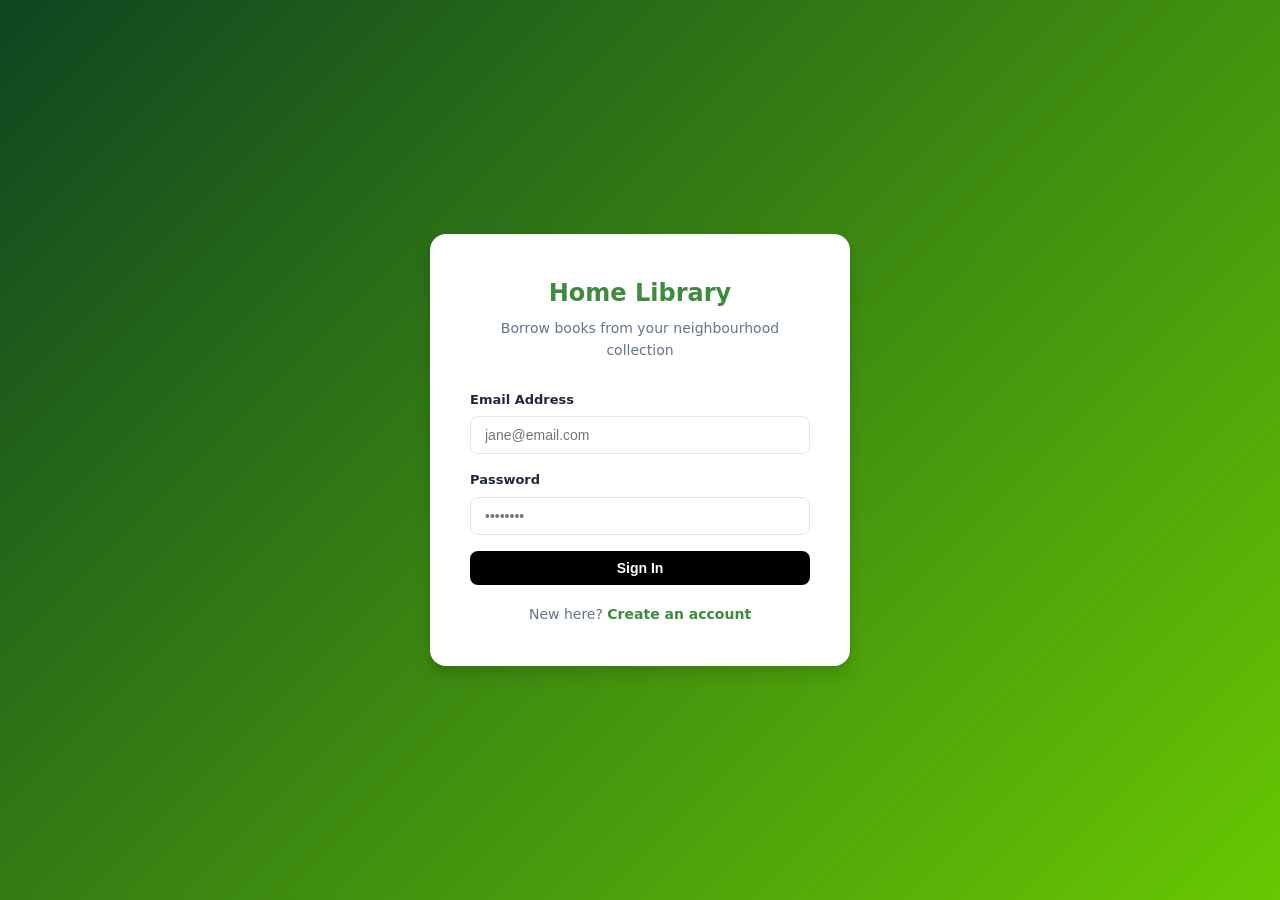
<file: library-system/website/index.html>
<!DOCTYPE html>
<html lang="en">
<head>
  <meta charset="UTF-8">
  <meta name="viewport" content="width=device-width, initial-scale=1.0">
  <title>Home Library</title>
  <link rel="stylesheet" href="css/style.css">
</head>
<body>
<div class="auth-page">
  <div class="auth-card fade-up">
    <div class="auth-logo">
      <h1>Home Library</h1>
      <p>Borrow books from your neighbourhood collection</p>
    </div>

    <!-- LOGIN -->
    <div id="loginForm">
      <div class="form-group">
        <label>Email Address</label>
        <input id="loginEmail" class="form-control" type="email" placeholder="jane@email.com">
      </div>
      <div class="form-group">
        <label>Password</label>
        <input id="loginPassword" class="form-control" type="password" placeholder="••••••••">
      </div>
      <button class="btn btn-primary btn-full" onclick="doLogin()">Sign In</button>
      <div class="auth-toggle">
        New here? <a onclick="showRegister()">Create an account</a>
      </div>
    </div>

    <!-- REGISTER -->
    <div id="registerForm" style="display:none;">
      <div class="form-group">
        <label>Full Name</label>
        <input id="regName" class="form-control" type="text" placeholder="Jane Njeri">
      </div>
      <div class="form-group">
        <label>Email Address</label>
        <input id="regEmail" class="form-control" type="email" placeholder="jane@email.com">
      </div>
      <div class="form-group">
        <label>Phone Number</label>
        <input id="regPhone" class="form-control" type="tel" placeholder="0712345678">
      </div>
      <div class="form-group">
        <label>Password</label>
        <input id="regPassword" class="form-control" type="password" placeholder="At least 6 characters">
      </div>
      <div class="alert alert-info" style="margin-bottom:16px;">
        After registering, the librarian will approve your account before you can borrow books.
      </div>
      <button class="btn btn-primary btn-full" onclick="doRegister()">Create Account</button>
      <div class="auth-toggle">
        Already have an account? <a onclick="showLogin()">Sign in</a>
      </div>
    </div>
  </div>
</div>
<script src="js/api.js"></script>
<script src="js/auth.js"></script>
<script>
  if (auth.isLoggedIn()) window.location.href = 'pages/browse.html';

  function showRegister() {
    document.getElementById('loginForm').style.display    = 'none';
    document.getElementById('registerForm').style.display = 'block';
  }
  function showLogin() {
    document.getElementById('registerForm').style.display = 'none';
    document.getElementById('loginForm').style.display    = 'block';
  }
  async function doLogin() {
    const email    = document.getElementById('loginEmail').value.trim();
    const password = document.getElementById('loginPassword').value;
    if (!email || !password) { toast('Please fill in all fields', 'error'); return; }
    try {
      const data = await api.login({ email, password });
      auth.save(data);
      toast('Welcome back, ' + data.fullName + '!');
      setTimeout(() => window.location.href = 'pages/browse.html', 800);
    } catch(e) { toast(e.message, 'error'); }
  }
  async function doRegister() {
    const fullName = document.getElementById('regName').value.trim();
    const email    = document.getElementById('regEmail').value.trim();
    const phone    = document.getElementById('regPhone').value.trim();
    const password = document.getElementById('regPassword').value;
    if (!fullName || !email || !phone || !password) { toast('Please fill in all fields', 'error'); return; }
    if (password.length < 6) { toast('Password must be at least 6 characters', 'error'); return; }
    try {
      await api.register({ fullName, email, phone, password });
      toast('Account created! The librarian will approve it soon.');
      setTimeout(showLogin, 1800);
    } catch(e) { toast(e.message, 'error'); }
  }
  document.addEventListener('keydown', e => {
    if (e.key !== 'Enter') return;
    if (document.getElementById('loginForm').style.display !== 'none') doLogin();
    else doRegister();
  });
</script>
</body>
</html>
</file>
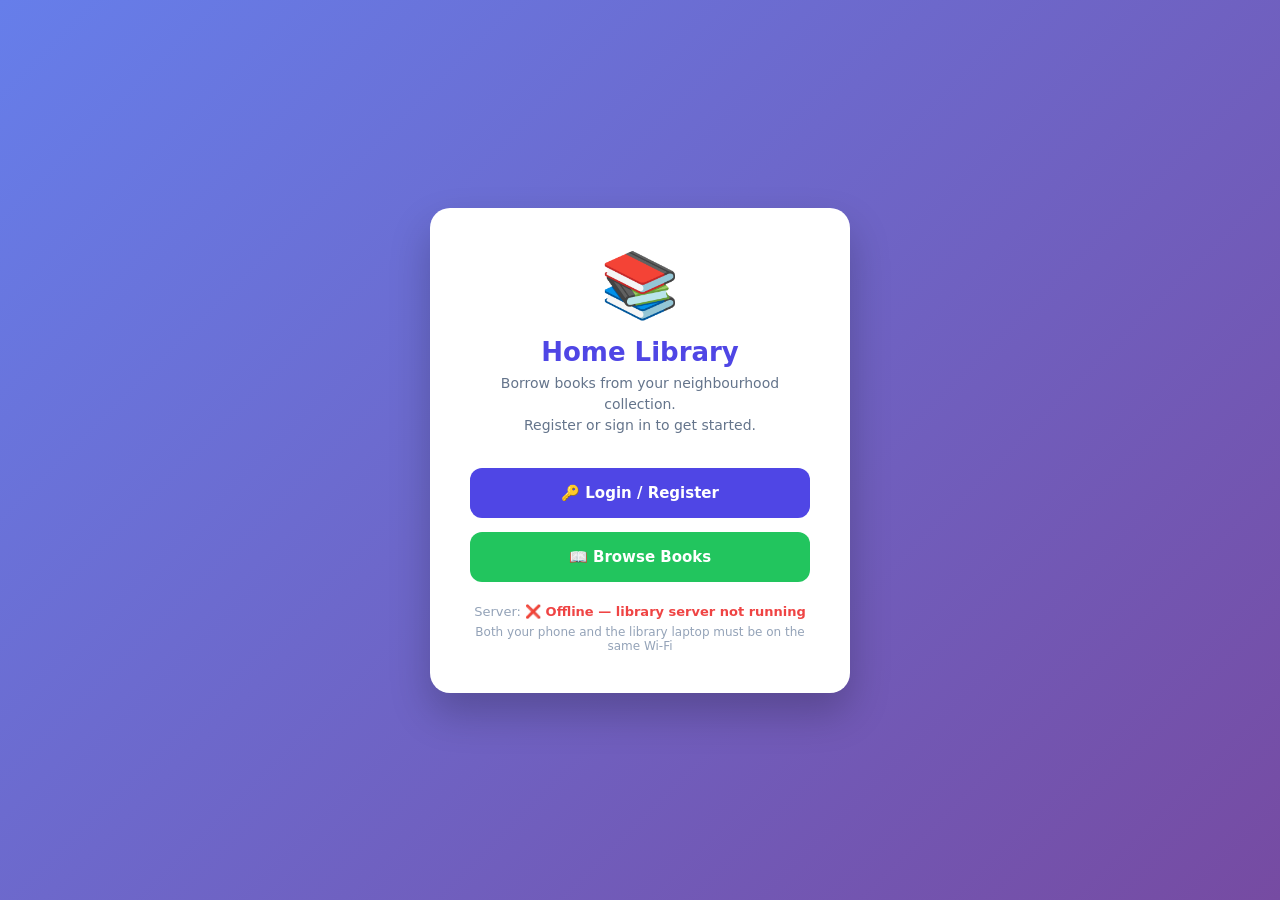
<file: library-system/website/launcher.html>
<!DOCTYPE html>
<html lang="en">
<head>
  <meta charset="UTF-8">
  <meta name="viewport" content="width=device-width, initial-scale=1.0">
  <title>Home Library</title>
  <style>
    *{box-sizing:border-box;margin:0;padding:0;}
    body{font-family:'Segoe UI',system-ui,sans-serif;
         background:linear-gradient(135deg,#667eea,#764ba2);
         min-height:100vh;display:flex;align-items:center;
         justify-content:center;padding:20px;}
    .card{background:#fff;border-radius:20px;padding:40px;
          max-width:420px;width:100%;box-shadow:0 20px 40px rgba(0,0,0,.22);
          text-align:center;}
    .logo{font-size:64px;margin-bottom:14px;}
    h1{font-size:26px;font-weight:800;color:#4f46e5;margin-bottom:6px;}
    .sub{color:#64748b;font-size:14px;margin-bottom:32px;line-height:1.5;}
    .links{display:grid;gap:14px;}
    a.btn{display:block;padding:16px 20px;border-radius:12px;
          font-size:15px;font-weight:700;text-decoration:none;
          transition:transform .15s,box-shadow .15s;}
    a.btn:hover{transform:translateY(-3px);box-shadow:0 8px 20px rgba(0,0,0,.15);}
    .btn-login{background:#4f46e5;color:#fff;}
    .btn-browse{background:#22c55e;color:#fff;}
    .status{margin-top:22px;font-size:13px;color:#94a3b8;}
    #apiStatus{font-weight:700;}
    #apiStatus.ok{color:#22c55e;}
    #apiStatus.fail{color:#ef4444;}
    .desc{font-size:12px;color:#94a3b8;margin-top:6px;}
  </style>
</head>
<body>
<div class="card">
  <div class="logo">📚</div>
  <h1>Home Library</h1>
  <p class="sub">Borrow books from your neighbourhood collection.<br>Register or sign in to get started.</p>

  <div class="links">
    <a href="index.html"        class="btn btn-login">🔑 Login / Register</a>
    <a href="pages/browse.html" class="btn btn-browse">📖 Browse Books</a>
  </div>

  <div class="status">
    Server: <span id="apiStatus">Checking…</span>
  </div>
  <div class="desc">Both your phone and the library laptop must be on the same Wi-Fi</div>
</div>

<script>
  fetch('http://localhost:8080/api/books/titles')
    .then(() => {
      const s = document.getElementById('apiStatus');
      s.textContent = '✅ Online'; s.className = 'ok';
    })
    .catch(() => {
      const s = document.getElementById('apiStatus');
      s.textContent = '❌ Offline — library server not running';
      s.className = 'fail';
    });
</script>
</body>
</html>
</file>
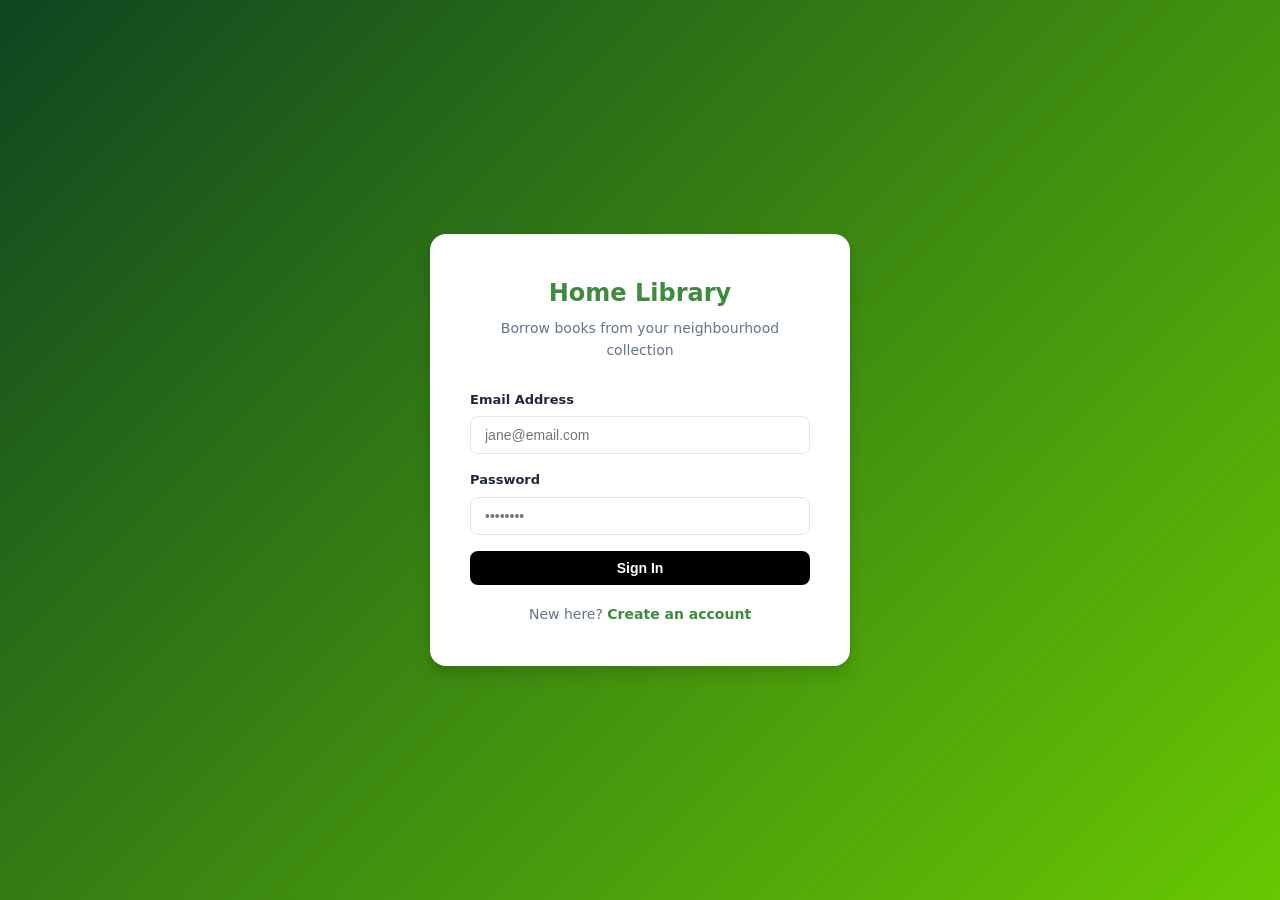
<file: library-system/website/pages/browse.html>
<!DOCTYPE html>
<html lang="en">
<head>
  <meta charset="UTF-8">
  <meta name="viewport" content="width=device-width, initial-scale=1.0">
  <title>Browse Books – Home Library</title>
  <link rel="stylesheet" href="../css/style.css">
</head>
<body>

<nav class="navbar">
  <div class="navbar-brand">Home Library</div>
  <div class="navbar-links">
    <a href="browse.html" class="active">Browse</a>
    <a href="my-holds.html">My Holds</a>
    <a href="my-loans.html">My Loans</a>
    <a href="notifications.html">🔔 <span id="notifBadge" class="nav-badge" style="display:none;"></span></a>
    <a href="profile.html">Profile</a>
  </div>
  <div class="navbar-user">
    <span id="userName"></span>
    <button class="btn btn-outline btn-sm" onclick="auth.logout()">Logout</button>
  </div>
</nav>

<div class="container">
  <div class="page-header">
    <h1>Browse Books</h1>
    <p>Discover and reserve books from the collection</p>
  </div>

  <div style="display:flex;gap:12px;margin-bottom:20px;flex-wrap:wrap;">
    <div class="search-bar" style="flex:1;min-width:200px;">
      <span>🔍</span>
      <input id="searchInput" placeholder="Search by title or author…" oninput="filterBooks()">
    </div>
    <select id="categoryFilter" class="form-control" style="width:180px;" onchange="loadBooks()">
      <option value="">All Categories</option>
      <option>Fiction</option><option>Non-Fiction</option><option>Children</option>
      <option>Science</option><option>History</option><option>Biography</option>
      <option>Religion</option><option>Education</option><option>Other</option>
    </select>
  </div>

  <div id="pendingAlert" class="alert alert-warning" style="display:none;">
    Your account is awaiting approval from the librarian. You can browse books but cannot place holds yet.
  </div>

  <div id="booksGrid" class="books-grid">
    <div class="empty"></div><h3>Loading books…</h3></div>
  </div>
</div>

<!-- BOOK DETAIL MODAL -->
<div id="bookModal" class="modal-overlay" style="display:none;" onclick="closeModal(event)">
  <div class="modal" style="max-width:520px;">
    <div id="modalContent"></div>
  </div>
</div>

<script src="../js/api.js"></script>
<script src="../js/auth.js"></script>
<script>
  let allBooks = [];

  document.addEventListener('DOMContentLoaded', () => {
    if (!auth.requireLogin('../index.html')) return;
    document.getElementById('userName').textContent = auth.name();
    if (auth.status() === 'pending') document.getElementById('pendingAlert').style.display = 'block';
    loadNotifBadge();
    loadBooks();
  });

  async function loadNotifBadge() {
    try {
      const d = await api.getUnreadCount();
      if (d.count > 0) {
        const b = document.getElementById('notifBadge');
        b.textContent = d.count; b.style.display = 'inline-flex';
      }
    } catch(e) {}
  }

  async function loadBooks() {
    const cat = document.getElementById('categoryFilter').value;
    try {
      allBooks = await api.getTitles(cat);
      renderBooks(allBooks);
    } catch(e) {
      document.getElementById('booksGrid').innerHTML =
        `<div class="empty"><h3>${e.message}</h3></div>`;
    }
  }

  function filterBooks() {
    const q = document.getElementById('searchInput').value.toLowerCase();
    renderBooks(allBooks.filter(b =>
      b.title.toLowerCase().includes(q) || b.author.toLowerCase().includes(q)));
  }

  function renderBooks(books) {
    if (!books.length) {
      document.getElementById('booksGrid').innerHTML =
        `<div class="empty"><div class="empty-icon">📭</div><h3>No books found</h3><p>Try a different search or category</p></div>`;
      return;
    }
    document.getElementById('booksGrid').innerHTML = books.map(b => `
      <div class="book-card fade-up" onclick="showBook('${b.id}')">
        <div class="book-cover">
          ${b.coverImageUrl ? `<img src="${b.coverImageUrl}" alt="${b.title}" onerror="this.style.display='none'">` : '📖'}
          <span class="book-avail">${b.availableCopies}/${b.totalCopies} avail</span>
        </div>
        <div class="book-info">
          <h3>${b.title}</h3>
          <div class="author">${b.author}</div>
          <span class="category">${b.category || 'General'}</span>
        </div>
      </div>`).join('');
  }

  async function showBook(titleId) {
    try {
      const b = await api.getTitle(titleId);
      const canHold = auth.isApproved();
      document.getElementById('modalContent').innerHTML = `
        <div style="display:flex;gap:16px;margin-bottom:20px;align-items:flex-start;">
          <div>
            <h2 style="font-size:20px;font-weight:700;margin-bottom:4px;">${b.title}</h2>
            <p style="color:var(--text-muted);margin-bottom:8px;">by ${b.author}</p>
            <span style="background:var(--primary-light);color:var(--primary);border-radius:20px;padding:3px 12px;font-size:12px;font-weight:600;">${b.category || 'General'}</span>
          </div>
        </div>
        <div style="display:grid;grid-template-columns:1fr 1fr;gap:12px;margin-bottom:20px;">
          <div class="card card-sm" style="text-align:center;">
            <div style="font-size:26px;font-weight:700;color:var(--success);">${b.availableCopies}</div>
            <div style="font-size:12px;color:var(--text-muted);">Available</div>
          </div>
          <div class="card card-sm" style="text-align:center;">
            <div style="font-size:26px;font-weight:700;color:var(--primary);">${b.totalCopies}</div>
            <div style="font-size:12px;color:var(--text-muted);">Total Copies</div>
          </div>
        </div>
        ${!canHold ? `<div class="alert alert-warning">Your account is pending approval. You cannot place holds yet.</div>` : ''}
        ${b.availableCopies > 0 && canHold
          ? `<button class="btn btn-primary btn-full" onclick="placeHold('${b.id}','${b.title.replace(/'/g,"\\'")}')">Place Hold</button>`
          : !canHold ? ''
          : `<button class="btn btn-warning btn-full" onclick="joinWaitlist('${b.id}','${b.title.replace(/'/g,"\\'")}')">Join Waitlist</button>`}
        <button class="btn btn-outline btn-full1" style="margin-top:10px;" onclick="closeModalDirect()">Close</button>`;
      document.getElementById('bookModal').style.display = 'flex';
    } catch(e) { toast(e.message, 'error'); }
  }

  async function placeHold(titleId, title) {
    try {
      await api.placeHold(titleId);
      toast(`Hold placed for "${title}"! The librarian will approve it soon.`);
      closeModalDirect(); loadBooks();
    } catch(e) { toast(e.message, 'error'); }
  }

  async function joinWaitlist(titleId, title) {
    try { await api.placeHold(titleId); }
    catch(e) { toast(e.message, e.message.toLowerCase().includes('waitlist') ? 'info' : 'error'); }
    closeModalDirect();
  }

  function closeModal(e) { if (e.target === document.getElementById('bookModal')) closeModalDirect(); }
  function closeModalDirect() { document.getElementById('bookModal').style.display = 'none'; }
</script>
</body>
</html>
</file>
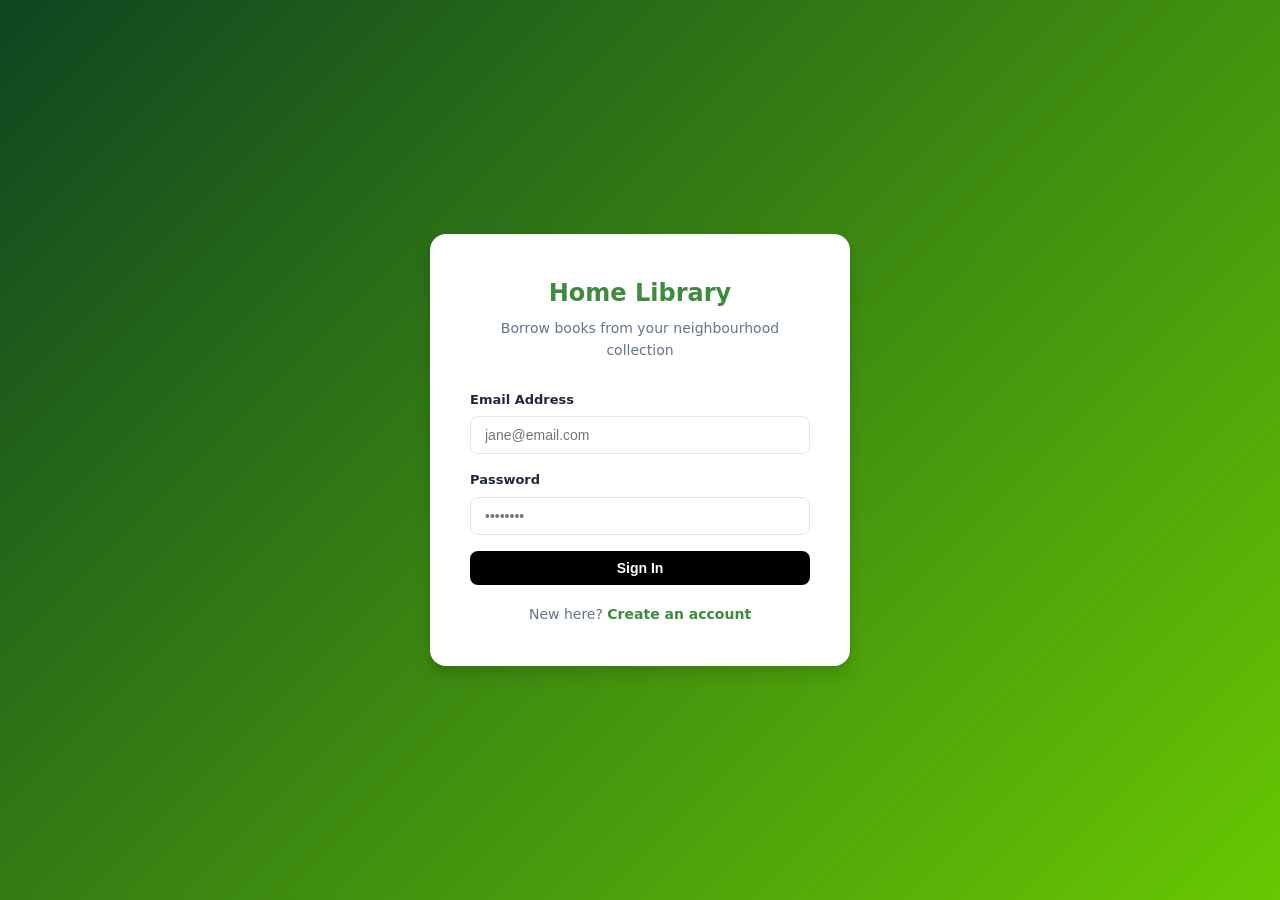
<file: library-system/website/pages/my-holds.html>
<!DOCTYPE html>
<html lang="en">
<head>
  <meta charset="UTF-8">
  <meta name="viewport" content="width=device-width, initial-scale=1.0">
  <title>My Holds – Home Library</title>
  <link rel="stylesheet" href="../css/style.css">
</head>
<body>
<nav class="navbar">
  <div class="navbar-brand">Home Library</div>
  <div class="navbar-links">
    <a href="browse.html">Browse</a>
    <a href="my-holds.html" class="active">My Holds</a>
    <a href="my-loans.html">My Loans</a>
    <a href="notifications.html">🔔</a>
    <a href="profile.html">Profile</a>
  </div>
  <div class="navbar-user">
    <span id="userName"></span>
    <button class="btn btn-outline btn-sm" onclick="auth.logout()">Logout</button>
  </div>
</nav>

<div class="container">
  <div class="page-header">
    <h1>My Holds</h1>
    <p>Your book reservations and requests</p>
  </div>
  <div id="holdsContent">
    <div class="empty"><h3>Loading…</h3></div>
  </div>
</div>

<script src="../js/api.js"></script>
<script src="../js/auth.js"></script>
<script>
  document.addEventListener('DOMContentLoaded', () => {
    if (!auth.requireLogin('../index.html')) return;
    document.getElementById('userName').textContent = auth.name();
    loadHolds();
  });

  async function loadHolds() {
    try {
      const holds = await api.myHolds();
      if (!holds.length) {
        document.getElementById('holdsContent').innerHTML = `
          <div class="empty">
            <div class="empty-icon">📭</div>
            <h3>No holds yet</h3>
            <p>Browse books and place a hold to reserve a copy</p>
            <a href="browse.html" class="btn btn-primary" style="margin-top:16px;">Browse Books</a>
          </div>`;
        return;
      }

      const active = holds.filter(h => ['pending','approved'].includes(h.status));
      const past   = holds.filter(h => ['collected','abandoned'].includes(h.status));
      let html = '';

      if (active.length) {
        html += `<h2 style="font-size:16px;font-weight:700;margin-bottom:12px;">Active Holds (${active.length})</h2>
        <div class="card" style="padding:0;overflow:hidden;margin-bottom:24px;">
          <div class="table-wrap"><table>
            <tr><th>Book</th><th>Requested</th><th>Status</th><th>Assigned Copy</th><th></th></tr>
            ${active.map(h => `<tr>
              <td><strong>${h.title}</strong></td>
              <td>${fmtDate(h.requestDate)}</td>
              <td>${badge(h.status)}</td>
              <td>${h.assignedBarcodeId
                ? `<code style="background:var(--bg);padding:2px 6px;border-radius:4px;font-size:12px;">${h.assignedBarcodeId}</code>`
                : '—'}</td>
              <td>${h.status === 'pending'
                ? `<button class="btn btn-danger btn-sm" onclick="cancelHold('${h.id}','${h.title.replace(/'/g,"\\'")}')">Cancel</button>`
                : `<span style="color:var(--success);font-weight:600;font-size:13px;">✅ Ready — collect now!</span>`}
              </td>
            </tr>`).join('')}
          </table></div></div>`;
      }

      if (past.length) {
        html += `<h2 style="font-size:16px;font-weight:700;margin-bottom:12px;">History</h2>
        <div class="card" style="padding:0;overflow:hidden;">
          <div class="table-wrap"><table>
            <tr><th>Book</th><th>Requested</th><th>Status</th><th>Approved</th></tr>
            ${past.map(h => `<tr>
              <td>${h.title}</td>
              <td>${fmtDate(h.requestDate)}</td>
              <td>${badge(h.status)}</td>
              <td>${fmtDate(h.approvedDate)}</td>
            </tr>`).join('')}
          </table></div></div>`;
      }

      document.getElementById('holdsContent').innerHTML = html;
    } catch(e) {
      document.getElementById('holdsContent').innerHTML = `<div class="alert alert-danger">${e.message}</div>`;
    }
  }

  async function cancelHold(id, title) {
    if (!confirm(`Cancel hold for "${title}"?`)) return;
    try { await api.cancelHold(id); toast('Hold cancelled'); loadHolds(); }
    catch(e) { toast(e.message, 'error'); }
  }
</script>
</body>
</html>
</file>
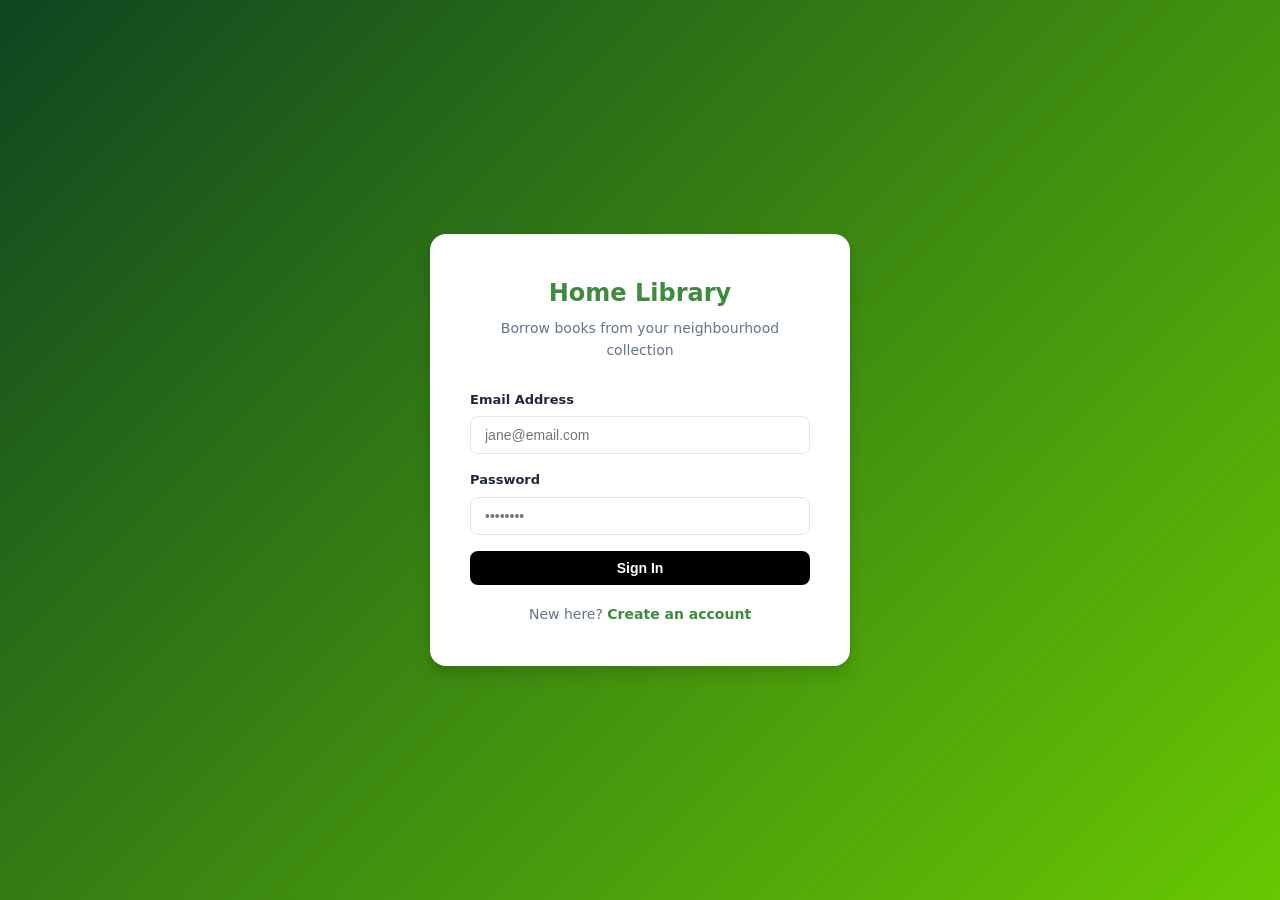
<file: library-system/website/pages/my-loans.html>
<!DOCTYPE html>
<html lang="en">
<head>
  <meta charset="UTF-8">
  <meta name="viewport" content="width=device-width, initial-scale=1.0">
  <title>My Loans – Home Library</title>
  <link rel="stylesheet" href="../css/style.css">
</head>
<body>
<nav class="navbar">
  <div class="navbar-brand">Home Library</div>
  <div class="navbar-links">
    <a href="browse.html">Browse</a>
    <a href="my-holds.html">My Holds</a>
    <a href="my-loans.html" class="active">My Loans</a>
    <a href="notifications.html">🔔</a>
    <a href="profile.html">Profile</a>
  </div>
  <div class="navbar-user">
    <span id="userName"></span>
    <button class="btn btn-outline btn-sm" onclick="auth.logout()">Logout</button>
  </div>
</nav>

<div class="container">
  <div class="page-header">
    <h1>My Loans</h1>
    <p>Books you currently have and their due dates</p>
  </div>
  <div id="loansContent">
    <div class="empty"><h3>Loading…</h3></div>
  </div>
</div>

<script src="../js/api.js"></script>
<script src="../js/auth.js"></script>
<script>
  const today = new Date().toISOString().split('T')[0];

  document.addEventListener('DOMContentLoaded', () => {
    if (!auth.requireLogin('../index.html')) return;
    document.getElementById('userName').textContent = auth.name();
    loadLoans();
  });

  async function loadLoans() {
    try {
      const loans = await api.myLoans();
      if (!loans.length) {
        document.getElementById('loansContent').innerHTML = `
          <div class="empty">
            <div class="empty-icon">📚</div>
            <h3>No loans yet</h3>
            <p>When you borrow a book it will appear here</p>
          </div>`;
        return;
      }

      const active  = loans.filter(l => l.status === 'active' || l.status === 'overdue');
      const history = loans.filter(l => l.status === 'returned');
      let html = '';

      if (active.length) {
        html += `<h2 style="font-size:16px;font-weight:700;margin-bottom:12px;">Currently Borrowed (${active.length})</h2>`;
        active.forEach(l => {
          const overdue  = l.dueDate && l.dueDate < today;
          const daysLeft = daysUntil(l.dueDate);
          html += `
            <div class="card fade-up" style="margin-bottom:14px;${overdue ? 'border-color:var(--danger);background:#fef2f2;' : ''}">
              <div style="display:flex;justify-content:space-between;align-items:flex-start;flex-wrap:wrap;gap:12px;">
                <div>
                  <h3 style="font-size:16px;font-weight:700;">${l.titleId}</h3>
                  <div style="color:var(--text-muted);font-size:13px;margin-top:4px;">
                    Copy ID: <code style="background:var(--bg);padding:2px 6px;border-radius:4px;">${l.barcodeId}</code>
                  </div>
                </div>
                <div style="text-align:right;">
                  ${badge(overdue ? 'overdue' : 'active')}
                  <div style="font-size:13px;margin-top:6px;color:${overdue ? 'var(--danger)' : daysLeft <= 3 ? 'var(--warning)' : 'var(--text-muted)'};">
                    ${overdue
                      ? `⚠️ Overdue by ${Math.abs(daysLeft)} day${Math.abs(daysLeft) !== 1 ? 's' : ''}!`
                      : `Due in ${daysLeft} day${daysLeft !== 1 ? 's' : ''} — ${fmtDate(l.dueDate)}`}
                  </div>
                </div>
              </div>
              ${overdue ? `<div class="alert alert-danger" style="margin-top:12px;margin-bottom:0;">⚠️ Please return this book as soon as possible.</div>` : ''}
            </div>`;
        });
      }

      if (history.length) {
        html += `<h2 style="font-size:16px;font-weight:700;margin:24px 0 12px;">Borrowing History</h2>
        <div class="card" style="padding:0;overflow:hidden;"><div class="table-wrap"><table>
          <tr><th>Title</th><th>Copy</th><th>Borrowed</th><th>Due</th><th>Returned</th></tr>
          ${history.map(l => `<tr>
            <td>${l.titleId}</td>
            <td><code style="font-size:12px;">${l.barcodeId}</code></td>
            <td>${fmtDate(l.loanDate)}</td>
            <td>${fmtDate(l.dueDate)}</td>
            <td>${fmtDate(l.returnDate)}</td>
          </tr>`).join('')}
        </table></div></div>`;
      }

      document.getElementById('loansContent').innerHTML = html;
    } catch(e) {
      document.getElementById('loansContent').innerHTML = `<div class="alert alert-danger">${e.message}</div>`;
    }
  }

  function daysUntil(d) {
    if (!d) return 0;
    return Math.ceil((new Date(d) - new Date(today)) / (1000*60*60*24));
  }
</script>
</body>
</html>
</file>
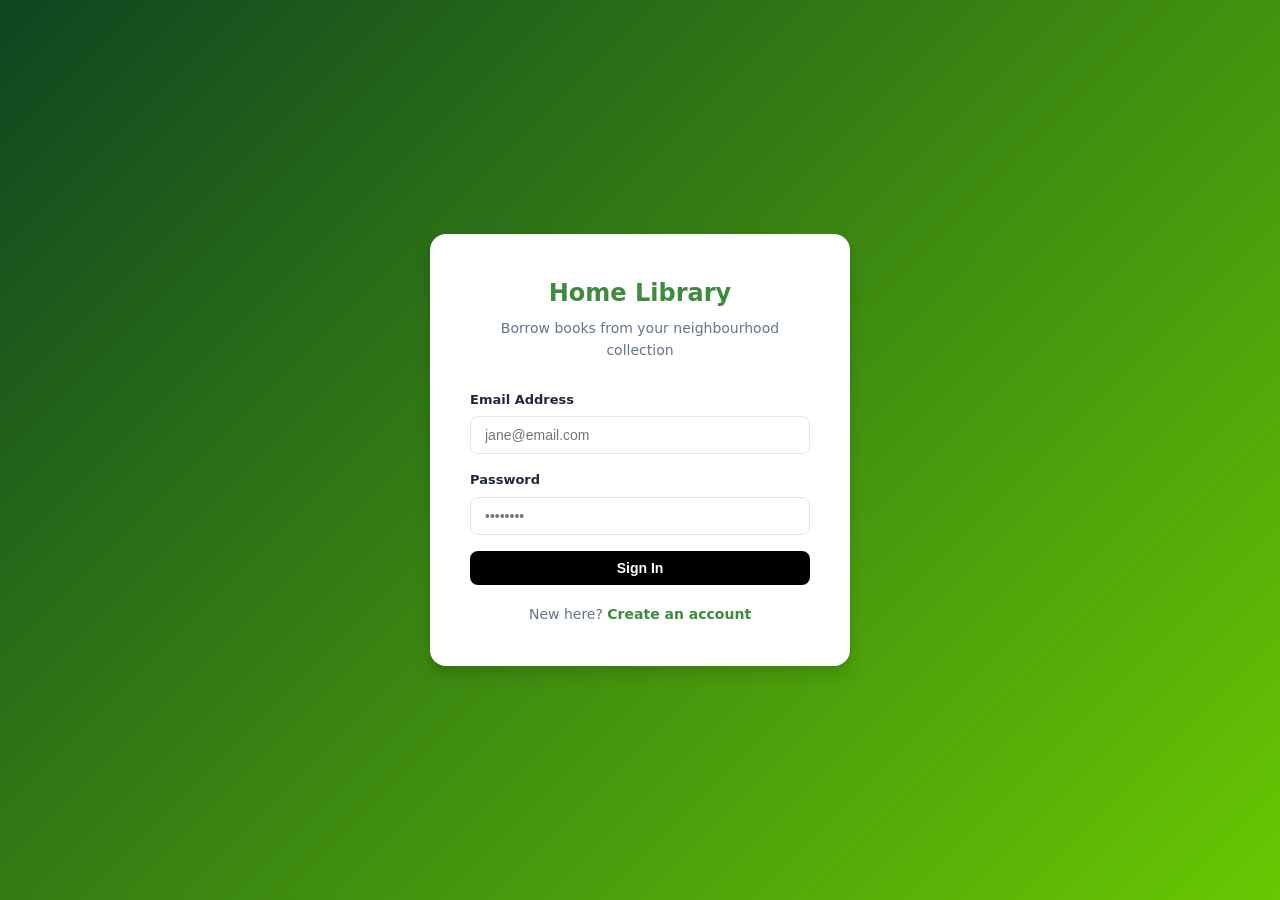
<file: library-system/website/pages/notifications.html>
<!DOCTYPE html>
<html lang="en">
<head>
  <meta charset="UTF-8">
  <meta name="viewport" content="width=device-width, initial-scale=1.0">
  <title>Notifications – Home Library</title>
  <link rel="stylesheet" href="../css/style.css">
</head>
<body>
<nav class="navbar">
  <div class="navbar-brand">Home Library</div>
  <div class="navbar-links">
    <a href="browse.html">Browse</a>
    <a href="my-holds.html">My Holds</a>
    <a href="my-loans.html">My Loans</a>
    <a href="notifications.html" class="active">🔔 Notifications</a>
    <a href="profile.html">Profile</a>
  </div>
  <div class="navbar-user">
    <span id="userName"></span>
    <button class="btn btn-outline btn-sm" onclick="auth.logout()">Logout</button>
  </div>
</nav>

<div class="container">
  <div class="page-header" style="display:flex;justify-content:space-between;align-items:center;flex-wrap:wrap;gap:12px;">
    <div>
      <h1>🔔 Notifications</h1>
      <p>Updates about your books and holds</p>
    </div>
    <button class="btn btn-outline btn-sm1" onclick="markAllRead()">Mark all as read</button>
  </div>
  <div id="notifContent">
    <div class="empty"><h3>Loading…</h3></div>
  </div>
</div>

<script src="../js/api.js"></script>
<script src="../js/auth.js"></script>
<script>
  

  document.addEventListener('DOMContentLoaded', () => {
    if (!auth.requireLogin('../index.html')) return;
    document.getElementById('userName').textContent = auth.name();
    loadNotifs();
  });

  async function loadNotifs() {
    try {
      const notifs = await api.getNotifications();
      if (!notifs.length) {
        document.getElementById('notifContent').innerHTML =
          `<div class="empty"><h3>No notifications yet</h3>
           <p>We'll notify you when your holds are approved or books are due</p></div>`;
        return;
      }
      document.getElementById('notifContent').innerHTML = notifs.map(n => `
        <div class="card fade-up" style="margin-bottom:10px;${!n.read ? 'border-left:4px solid var(--primary);' : 'opacity:.78'}">
          <div style="display:flex;gap:14px;align-items:flex-start;">
            
            <div style="flex:1;">
              <div style="font-weight:700;font-size:15px;">${n.title}</div>
              <div style="color:var(--text-muted);font-size:14px;margin-top:3px;">${n.message}</div>
              <div style="font-size:12px;color:var(--text-muted);margin-top:6px;">${fmtDate(n.createdAt)}</div>
            </div>
            ${!n.read ? '<div style="width:9px;height:9px;border-radius:50%;background:var(--primary);flex-shrink:0;margin-top:4px;"></div>' : ''}
          </div>
        </div>`).join('');
    } catch(e) {
      document.getElementById('notifContent').innerHTML =
        `<div class="alert alert-danger">${e.message}</div>`;
    }
  }

  async function markAllRead() {
    try {
      await api.markAllRead();
      toast('All notifications marked as read');
      loadNotifs();
    } catch(e) { toast(e.message, 'error'); }
  }
</script>
</body>
</html>
</file>
<file: library-system/website/css/style.css>
/* ===== RESET & ROOT ===== */
*, *::before, *::after { box-sizing: border-box; margin: 0; padding: 0; }

:root {
  --primary: #3d8b3d;
  --primary-dark: #0E4621;
  --primary-light: #e0e7ff;
  --accent: #f59e0b;
  --success: #22c55e;
  --danger: #ef4444;
  --warning: #f59e0b;
  --info: #3b82f6;
  --bg: #f8fafc;
  --surface: #ffffff;
  --border: #e2e8f0;
  --text: #1e293b;
  --text-muted: #64748b;
  --black: #000;
  --shadow: 0 1px 3px rgba(0,0,0,0.1), 0 1px 2px rgba(0,0,0,0.06);
  --shadow-md: 0 4px 6px rgba(0,0,0,0.07), 0 2px 4px rgba(0,0,0,0.05);
  --shadow-lg: 0 10px 15px rgba(0,0,0,0.1), 0 4px 6px rgba(0,0,0,0.05);
  --radius: 12px;
  --radius-sm: 8px;
}

body { font-family: 'Segoe UI', system-ui, sans-serif; background: var(--bg); color: var(--text); line-height: 1.6; }

a { text-decoration: none; color: inherit; }

/* ===== NAVBAR ===== */
.navbar {
  background: var(--primary-dark);
  border-bottom: 1px solid var(--border);
  padding: 0 24px;
  height: 64px;
  display: flex;
  align-items: center;
  justify-content: space-between;
  position: sticky; top: 0; z-index: 100;
  box-shadow: var(--shadow);
}
.navbar-brand {
  font-size: 20px; font-weight: 700; color: var(--surface);
  display: flex; align-items: center; gap: 8px;
}
.navbar-brand span { font-size: 24px; }
.navbar-links { display: flex; gap: 4px; align-items: center; }
.navbar-links a {
  padding: 8px 14px; border-radius: var(--radius-sm); font-size: 14px; font-weight: 500;
  color: var(--surface); transition: all .2s;
}
.navbar-links a:hover, .navbar-links a.active { background: var(--primary-light); color: var(--primary); }
.navbar-user { display: flex; align-items: center; gap: 12px; font-size: 14px; color: var(--surface) }
.nav-badge {
  background: var(--danger); color: #fff;
  border-radius: 50%; width: 20px; height: 20px;
  font-size: 11px; display: inline-flex; align-items: center; justify-content: center;
  font-weight: 700; margin-left: -8px; margin-top: -12px; vertical-align: top;
}

/* ===== LAYOUT ===== */
.container { max-width: 1200px; margin: 0 auto; padding: 24px 20px; }
.page-header { margin-bottom: 28px; }
.page-header h1 { font-size: 26px; font-weight: 700; color: var(--text); }
.page-header p  { color: var(--text-muted); margin-top: 4px; }

/* ===== CARDS ===== */
.card {
  background: var(--surface); border: 1px solid var(--border);
  border-radius: var(--radius); padding: 24px; box-shadow: var(--shadow);
}
.card-sm { padding: 16px; }

/* ===== BOOK GRID ===== */
.books-grid {
  display: grid;
  grid-template-columns: repeat(auto-fill, minmax(200px, 1fr));
  gap: 20px;
}
.book-card {
  background: var(--surface); border: 1px solid var(--border);
  border-radius: var(--radius); overflow: hidden;
  box-shadow: var(--shadow); transition: transform .2s, box-shadow .2s;
  cursor: pointer;
}
.book-card:hover { transform: translateY(-4px); box-shadow: var(--shadow-lg); }
.book-cover {
  height: 200px; background: linear-gradient(135deg, var(--primary-light), var(--primary));
  display: flex; align-items: center; justify-content: center;
  font-size: 56px; position: relative;
}
.book-cover img { width: 100%; height: 100%; object-fit: cover; }
.book-avail {
  position: absolute; top: 8px; right: 8px;
  background: rgba(0,0,0,.55); color: #fff;
  border-radius: 20px; padding: 2px 8px; font-size: 11px; font-weight: 600;
}
.book-info { padding: 14px; }
.book-info h3 { font-size: 14px; font-weight: 600; line-height: 1.3; margin-bottom: 4px; }
.book-info .author { font-size: 12px; color: var(--text-muted); }
.book-info .category {
  display: inline-block; margin-top: 8px;
  background: var(--primary-light); color: var(--primary);
  border-radius: 20px; padding: 2px 10px; font-size: 11px; font-weight: 600;
}

/* ===== STATS CARDS ===== */
.stats-grid { display: grid; grid-template-columns: repeat(auto-fit, minmax(160px,1fr)); gap: 16px; margin-bottom: 28px; }
.stat-card {
  background: var(--surface); border: 1px solid var(--border);
  border-radius: var(--radius); padding: 20px;
  display: flex; flex-direction: column; gap: 8px;
  box-shadow: var(--shadow);
}
.stat-card .stat-icon { font-size: 28px; }
.stat-card .stat-value { font-size: 28px; font-weight: 700; line-height: 1; }
.stat-card .stat-label { font-size: 13px; color: var(--text-muted); }
.stat-primary .stat-value { color: var(--primary); }
.stat-success .stat-value { color: var(--success); }
.stat-warning .stat-value { color: var(--warning); }
.stat-danger  .stat-value  { color: var(--danger); }

/* ===== FORMS ===== */
.form-group { margin-bottom: 16px; }
.form-group label { display: block; font-size: 13px; font-weight: 600; margin-bottom: 6px; color: var(--text); }
.form-control {
  width: 100%; padding: 10px 14px; border: 1px solid var(--border);
  border-radius: var(--radius-sm); font-size: 14px; background: var(--surface);
  transition: border-color .2s, box-shadow .2s; color: var(--text);
}
.form-control:focus { outline: none; border-color: var(--primary); box-shadow: 0 0 0 3px var(--primary-light); }
select.form-control { cursor: pointer; }

/* ===== BUTTONS ===== */
.btn {
  display: inline-flex; align-items: center; gap: 6px;
  padding: 9px 18px; border-radius: var(--radius-sm); font-size: 14px;
  font-weight: 600; border: none; cursor: pointer; transition: all .2s;
}
.btn-primary { background: var(--black); color: #fff; }
.btn-primary:hover { background: var(--primary-dark); }
.btn-success { background: var(--success); color: #fff; }
.btn-success:hover { background: #16a34a; }
.btn-danger  { background: var(--danger); color: #fff; }
.btn-danger:hover  { background: #dc2626; }
.btn-warning { background: var(--warning); color: #fff; }
.btn-warning:hover { background: #d97706; }
.btn-outline { background: transparent; border: 1.5px solid var(--border); color: var(--surface); }
.btn-outline:hover { border-color: var(--primary); color: var(--primary); }
.btn-sm { padding: 5px 12px; font-size: 12px; }
.btn-sm1 { padding: 5px 12px; font-size: 12px; color: var(--black); }
.btn:disabled {  opacity: .55; cursor: not-allowed; }
.btn-full { width: 100%; justify-content: center; }
.btn-full1 { background: #dc2626; width: 100%; justify-content: center; }
.btn-full1:hover { border-color: var(--black); color: var(--black); }

/* ===== TABLE ===== */
.table-wrap { overflow-x: auto; }
table { width: 100%; border-collapse: collapse; font-size: 14px; }
th { background: var(--bg); padding: 11px 14px; text-align: left; font-size: 12px; font-weight: 700; text-transform: uppercase; letter-spacing: .5px; color: var(--text-muted); border-bottom: 1px solid var(--border); }
td { padding: 13px 14px; border-bottom: 1px solid var(--border); vertical-align: middle; }
tr:last-child td { border-bottom: none; }
tr:hover td { background: var(--bg); }

/* ===== MODAL ===== */
.modal-overlay {
  position: fixed; inset: 0; background: rgba(0,0,0,.5);
  display: flex; align-items: center; justify-content: center; z-index: 1000;
  padding: 20px;
}
.modal {
  background: var(--surface); border-radius: var(--radius);
  padding: 28px; max-width: 500px; width: 100%;
  box-shadow: var(--shadow-lg); animation: fadeUp .25s ease;
}
.modal h2 { font-size: 18px; font-weight: 700; margin-bottom: 18px; }
.modal-actions { display: flex; gap: 10px; justify-content: flex-end; margin-top: 20px; }

/* ===== SIDEBAR LAYOUT ===== */
.layout { display: flex; min-height: calc(100vh - 64px); }
.sidebar {
  width: 230px; min-width: 230px; background: var(--surface);
  border-right: 1px solid var(--border); padding: 20px 12px;
  display: flex; flex-direction: column; gap: 4px;
}
.sidebar-link {
  display: flex; align-items: center; gap: 10px;
  padding: 10px 14px; border-radius: var(--radius-sm);
  font-size: 14px; font-weight: 500; color: var(--text-muted);
  transition: all .2s; cursor: pointer;
}
.sidebar-link:hover, .sidebar-link.active {
  background: var(--primary-light); color: var(--primary);
}
.sidebar-link .icon { font-size: 18px; width: 22px; text-align: center; }
.main-content { flex: 1; padding: 28px; overflow-y: auto; }

/* ===== TABS ===== */
.tabs { display: flex; gap: 4px; border-bottom: 2px solid var(--border); margin-bottom: 24px; }
.tab {
  padding: 10px 18px; font-size: 14px; font-weight: 600;
  color: var(--text-muted); cursor: pointer; border-bottom: 2px solid transparent;
  margin-bottom: -2px; transition: all .2s;
}
.tab.active { color: var(--primary); border-bottom-color: var(--primary); }
.tab:hover { color: var(--primary); }

/* ===== ALERTS ===== */
.alert {
  padding: 14px 18px; border-radius: var(--radius-sm);
  font-size: 14px; margin-bottom: 16px; border-left: 4px solid;
}
.alert-warning { background: #fffbeb; border-color: var(--warning); color: #92400e; }
.alert-info    { background: #eff6ff; border-color: var(--info);    color: #1e40af; }
.alert-danger  { background: #fef2f2; border-color: var(--danger);  color: #991b1b; }
.alert-success { background: #f0fdf4; border-color: var(--success); color: #166534; }

/* ===== SEARCH BAR ===== */
.search-bar {
  display: flex; gap: 10px; align-items: center;
  background: var(--surface); border: 1px solid var(--border);
  border-radius: var(--radius-sm); padding: 8px 14px;
  margin-bottom: 20px;
}
.search-bar input {
  border: none; outline: none; font-size: 14px; flex: 1; background: transparent; color: var(--text);
}

/* ===== EMPTY STATE ===== */
.empty { text-align: center; padding: 60px 20px; color: var(--text-muted); }
.empty .empty-icon { font-size: 56px; margin-bottom: 12px; }
.empty h3 { font-size: 18px; font-weight: 600; margin-bottom: 6px; color: var(--text); }

/* ===== LOGIN PAGE ===== */
.auth-page {
  min-height: 100vh; display: flex; align-items: center; justify-content: center;
  background: linear-gradient(135deg, #0E4621 0%, #68c802 100%);
  padding: 20px;
}
.auth-card {
  background: var(--surface); border-radius: 16px;
  padding: 40px; width: 100%; max-width: 420px;
  box-shadow: var(--shadow-lg);
}
.auth-logo { text-align: center; margin-bottom: 28px; }
.auth-logo h1 { font-size: 24px; font-weight: 800; color: var(--primary); }
.auth-logo p  { font-size: 14px; color: var(--text-muted); margin-top: 4px; }
.auth-toggle { text-align: center; margin-top: 18px; font-size: 14px; color: var(--text-muted); }
.auth-toggle a { color: var(--primary); font-weight: 600; cursor: pointer; }

/* ===== ANIMATIONS ===== */
@keyframes fadeUp { from { opacity:0; transform:translateY(16px); } to { opacity:1; transform:translateY(0); } }
@keyframes slideIn { from { opacity:0; transform:translateX(20px); } to { opacity:1; transform:translateX(0); } }
.fade-up { animation: fadeUp .3s ease; }

/* ===== OVERDUE ROW ===== */
.row-overdue td { background: #fef2f2 !important; }
.row-warning td { background: #fffbeb !important; }

/* ===== RESPONSIVE ===== */
@media (max-width: 768px) {
  .sidebar { display: none; }
  .books-grid { grid-template-columns: repeat(auto-fill, minmax(150px,1fr)); }
  .stats-grid { grid-template-columns: repeat(2,1fr); }
  .navbar-links { display: none; }
  .table-wrap { font-size: 12px; }
  td, th { padding: 8px 10px; }
}
</file>
